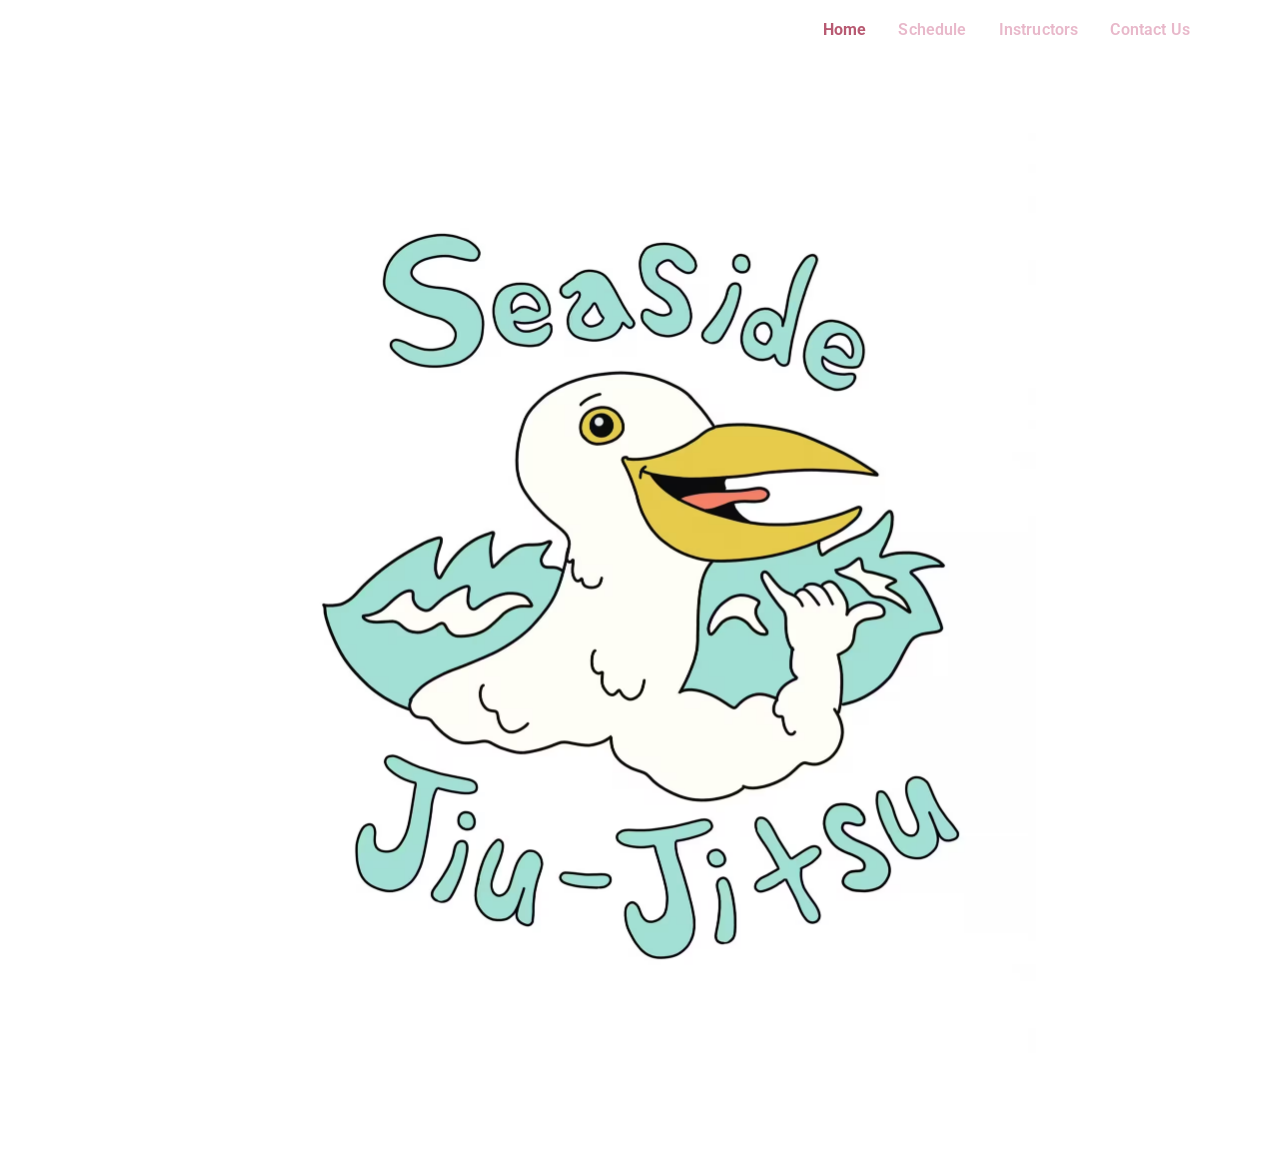
<file: index.html>
<!DOCTYPE html>
<html lang="en-US">
  <head>
    <meta charset="UTF-8" />
    <meta name="viewport" content="width=device-width, initial-scale=1" />
    <meta
      name="description"
      content="Seaside Jiu Jitsu is a Brazilian Jiu-Jitsu gym in Lynn, MA. Train with us—view the schedule, meet our instructors, and get contact details."
    />
    <link rel="canonical" href="https://jdanesh.github.io/" />
    <title>Seaside Jiu Jitsu – A Jiu Jitsu gym in the heart of Lynn, MA</title>
    <link rel="preload" as="image" href="/images/seaside-seagull.avif" fetchpriority="high" />
    <link rel="preconnect" href="https://fonts.googleapis.com" />
    <link rel="preconnect" href="https://fonts.gstatic.com" crossorigin />
    <link
      rel="preload"
      as="style"
      href="https://fonts.googleapis.com/css2?family=Roboto:wght@400;500;600;700&amp;display=swap"
      onload="this.onload=null;this.rel='stylesheet'"
    />
    <noscript>
      <link
        rel="stylesheet"
        href="https://fonts.googleapis.com/css2?family=Roboto:wght@400;500;600;700&amp;display=swap"
      />
    </noscript>
    <link rel="stylesheet" href="/css/styles.css" />
  </head>
  <body class="home page-home">
    <a class="skip-link screen-reader-text" href="#content">Skip to content</a>

    <header id="site-header" class="site-header dynamic-header menu-dropdown-tablet">
      <div class="header-inner">
        <div class="site-branding show-title">
          <h1 class="site-title hide">
            <a href="/" title="Home">Seaside Jiu Jitsu</a>
          </h1>
        </div>

        <nav class="site-navigation show" aria-label="Primary">
          <div class="menu-main-menu-container">
            <ul id="menu-main-menu" class="menu">
              <li class="menu-item current-menu-item">
                <a href="/" aria-current="page">Home</a>
              </li>
              <li class="menu-item"><a href="/schedule/">Schedule</a></li>
              <li class="menu-item"><a href="/instructors/">Instructors</a></li>
              <li class="menu-item"><a href="/contact-us/">Contact Us</a></li>
            </ul>
          </div>
        </nav>

        <div class="site-navigation-toggle-holder show">
          <button
            type="button"
            class="site-navigation-toggle"
            aria-expanded="false"
            aria-controls="mobile-menu"
          >
            <span class="eicon-menu-bar" aria-hidden="true"></span>
            <span class="screen-reader-text">Menu</span>
          </button>
        </div>

        <nav class="site-navigation-dropdown show" id="mobile-menu" aria-label="Mobile">
          <div class="menu-main-menu-container">
            <ul class="menu">
              <li class="menu-item current-menu-item">
                <a href="/" aria-current="page">Home</a>
              </li>
              <li class="menu-item"><a href="/schedule/">Schedule</a></li>
              <li class="menu-item"><a href="/instructors/">Instructors</a></li>
              <li class="menu-item"><a href="/contact-us/">Contact Us</a></li>
            </ul>
          </div>
        </nav>
      </div>
    </header>

    <main id="content" class="site-main">
      <div class="page-content">
        <div class="e-con-boxed e-con-center">
          <div class="e-con-inner">
            <div class="hero-image-wrap">
              <img
                src="/images/seaside-seagull.avif"
                width="791"
                height="1024"
                alt=""
                decoding="async"
                fetchpriority="high"
                sizes="(max-width: 791px) 100vw, 791px"
              />
            </div>
          </div>
        </div>
      </div>
    </main>

    <script src="/js/url-normalize.js" defer></script>
    <script src="/js/main.js" defer></script>
  </body>
</html>
</file>
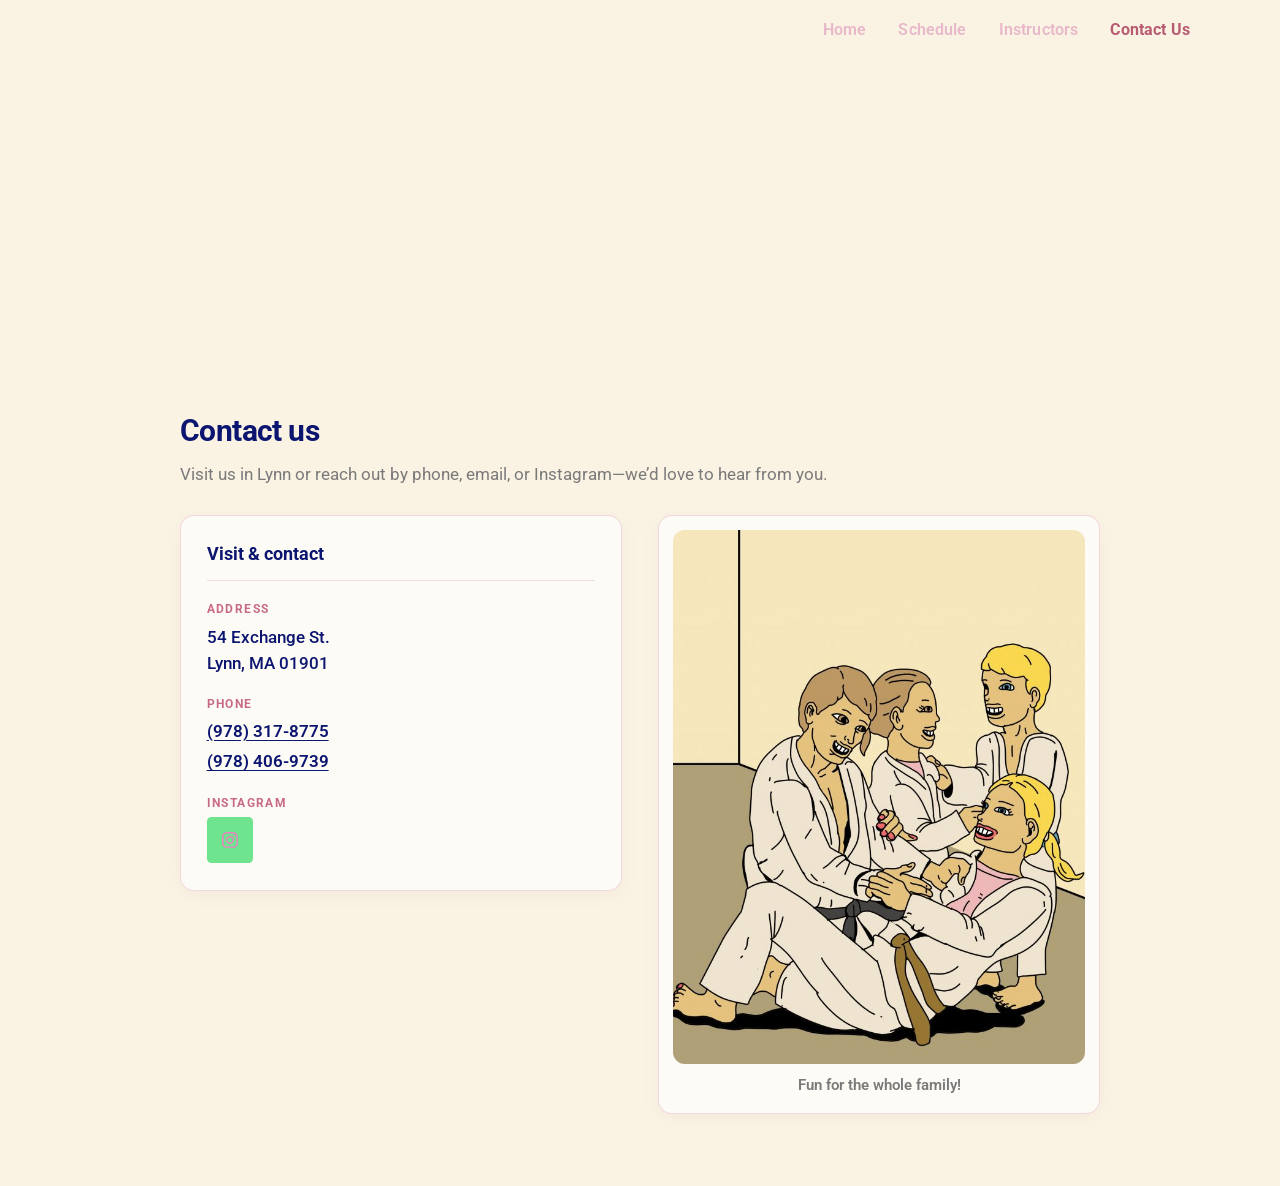
<file: contact-us/index.html>
<!DOCTYPE html>
<html lang="en-US">
  <head>
    <meta charset="UTF-8" />
    <meta name="viewport" content="width=device-width, initial-scale=1" />
    <meta
      name="description"
      content="Contact Seaside Jiu Jitsu in Lynn, MA: location on Exchange Street, phone numbers, email, Instagram, and a map to our gym."
    />
    <link rel="canonical" href="https://jdanesh.github.io/contact-us/" />
    <title>Contact Us – Seaside Jiu Jitsu</title>
    <link rel="preload" as="image" href="/images/seaside-family.jpg" fetchpriority="high" />
    <link rel="preconnect" href="https://fonts.googleapis.com" />
    <link rel="preconnect" href="https://fonts.gstatic.com" crossorigin />
    <link
      rel="preload"
      as="style"
      href="https://fonts.googleapis.com/css2?family=Roboto:wght@400;500;600;700&amp;display=swap"
      onload="this.onload=null;this.rel='stylesheet'"
    />
    <noscript>
      <link
        rel="stylesheet"
        href="https://fonts.googleapis.com/css2?family=Roboto:wght@400;500;600;700&amp;display=swap"
      />
    </noscript>
    <link rel="stylesheet" href="/css/styles.css" />
  </head>
  <body class="page-contact contact-page">
    <a class="skip-link screen-reader-text" href="#content">Skip to content</a>

    <header id="site-header" class="site-header dynamic-header menu-dropdown-tablet">
      <div class="header-inner">
        <div class="site-branding show-title">
          <h1 class="site-title hide">
            <a href="/" title="Home">Seaside Jiu Jitsu</a>
          </h1>
        </div>

        <nav class="site-navigation show" aria-label="Primary">
          <div class="menu-main-menu-container">
            <ul id="menu-main-menu" class="menu">
              <li class="menu-item"><a href="/">Home</a></li>
              <li class="menu-item"><a href="/schedule/">Schedule</a></li>
              <li class="menu-item"><a href="/instructors/">Instructors</a></li>
              <li class="menu-item current-menu-item">
                <a href="/contact-us/" aria-current="page">Contact Us</a>
              </li>
            </ul>
          </div>
        </nav>

        <div class="site-navigation-toggle-holder show">
          <button
            type="button"
            class="site-navigation-toggle"
            aria-expanded="false"
            aria-controls="mobile-menu"
          >
            <span class="eicon-menu-bar" aria-hidden="true"></span>
            <span class="screen-reader-text">Menu</span>
          </button>
        </div>

        <nav class="site-navigation-dropdown show" id="mobile-menu" aria-label="Mobile">
          <div class="menu-main-menu-container">
            <ul class="menu">
              <li class="menu-item"><a href="/">Home</a></li>
              <li class="menu-item"><a href="/schedule/">Schedule</a></li>
              <li class="menu-item"><a href="/instructors/">Instructors</a></li>
              <li class="menu-item current-menu-item">
                <a href="/contact-us/" aria-current="page">Contact Us</a>
              </li>
            </ul>
          </div>
        </nav>
      </div>
    </header>

    <main id="content" class="site-main">
      <div class="page-content contact-page-content">
        <section class="contact-map-section" aria-label="Gym location map">
          <iframe
            loading="lazy"
            src="https://maps.google.com/maps?q=54%20Exchange%20St.%20Lynn%2C%20MA%2001901&amp;t=m&amp;z=15&amp;output=embed&amp;iwloc=near"
            title="54 Exchange St. Lynn, MA 01901"
            aria-label="54 Exchange St. Lynn, MA 01901"
          ></iframe>
        </section>

        <div class="contact-page-inner">
          <header class="contact-intro">
            <h2 class="contact-page-title" id="contact-heading">Contact us</h2>
            <p class="contact-lead">
              Visit us in Lynn or reach out by phone, email, or Instagram—we’d love to hear from you.
            </p>
          </header>

          <div class="contact-grid">
            <section class="contact-card contact-card--info" aria-labelledby="visit-heading">
              <h3 class="contact-card__title" id="visit-heading">Visit &amp; contact</h3>

              <div class="contact-block">
                <p class="contact-label">Address</p>
                <address class="contact-address">
                  54 Exchange St.<br />
                  Lynn, MA 01901
                </address>
              </div>

              <div class="contact-block">
                <p class="contact-label">Phone</p>
                <ul class="contact-phone-list">
                  <li>
                    <a href="tel:+19783178775">(978) 317-8775</a>
                  </li>
                  <li>
                    <a href="tel:+19784069739">(978) 406-9739</a>
                  </li>
                </ul>
              </div>

              <div class="contact-block contact-block--social">
                <p class="contact-label">Instagram</p>
                <div class="elementor-social-icons-wrapper elementor-grid">
                  <span class="elementor-grid-item">
                    <a
                      class="elementor-icon elementor-social-icon elementor-social-icon-instagram"
                      href="https://www.instagram.com/seasidejiujitsu/"
                      target="_blank"
                      rel="noopener noreferrer"
                    >
                      <span class="elementor-screen-only">Instagram</span>
                      <svg
                        class="e-font-icon-svg e-fab-instagram"
                        viewBox="0 0 448 512"
                        xmlns="http://www.w3.org/2000/svg"
                        aria-hidden="true"
                      >
                        <path
                          d="M224.1 141c-63.6 0-114.9 51.3-114.9 114.9s51.3 114.9 114.9 114.9S339 319.5 339 255.9 287.7 141 224.1 141zm0 189.6c-41.1 0-74.7-33.5-74.7-74.7s33.5-74.7 74.7-74.7 74.7 33.5 74.7 74.7-33.6 74.7-74.7 74.7zm146.4-194.3c0 14.9-12 26.8-26.8 26.8-14.9 0-26.8-12-26.8-26.8s12-26.8 26.8-26.8 26.8 12 26.8 26.8zm76.1 27.2c-1.7-35.9-9.9-67.7-36.2-93.9-26.2-26.2-58-34.4-93.9-36.2-37-2.1-147.9-2.1-184.9 0-35.8 1.7-67.6 9.9-93.9 36.1s-34.4 58-36.2 93.9c-2.1 37-2.1 147.9 0 184.9 1.7 35.9 9.9 67.7 36.2 93.9s58 34.4 93.9 36.2c37 2.1 147.9 2.1 184.9 0 35.9-1.7 67.7-9.9 93.9-36.2 26.2-26.2 34.4-58 36.2-93.9 2.1-37 2.1-147.8 0-184.8zM398.8 388c-7.8 19.6-22.9 34.7-42.6 42.6-29.5 11.7-99.5 9-132.1 9s-102.7 2.6-132.1-9c-19.6-7.8-34.7-22.9-42.6-42.6-11.7-29.5-9-99.5-9-132.1s-2.6-102.7 9-132.1c7.8-19.6 22.9-34.7 42.6-42.6 29.5-11.7 99.5-9 132.1-9s102.7-2.6 132.1 9c19.6 7.8 34.7 22.9 42.6 42.6 11.7 29.5 9 99.5 9 132.1s2.7 102.7-9 132.1z"
                        ></path>
                      </svg>
                    </a>
                  </span>
                </div>
              </div>
            </section>

            <section class="contact-card contact-card--photo" aria-labelledby="photo-caption">
              <div class="contact-photo-crop">
                <img
                  src="/images/seaside-family.jpg"
                  alt="Family-friendly Brazilian Jiu-Jitsu training at Seaside Jiu Jitsu"
                  width="600"
                  height="780"
                  decoding="async"
                  fetchpriority="high"
                  sizes="(max-width: 960px) min(100vw - 3rem, 600px), 400px"
                />
              </div>
              <p class="contact-photo-caption" id="photo-caption">Fun for the whole family!</p>
            </section>
          </div>
        </div>
      </div>
    </main>

    <script src="/js/url-normalize.js" defer></script>
    <script src="/js/main.js" defer></script>
  </body>
</html>
</file>
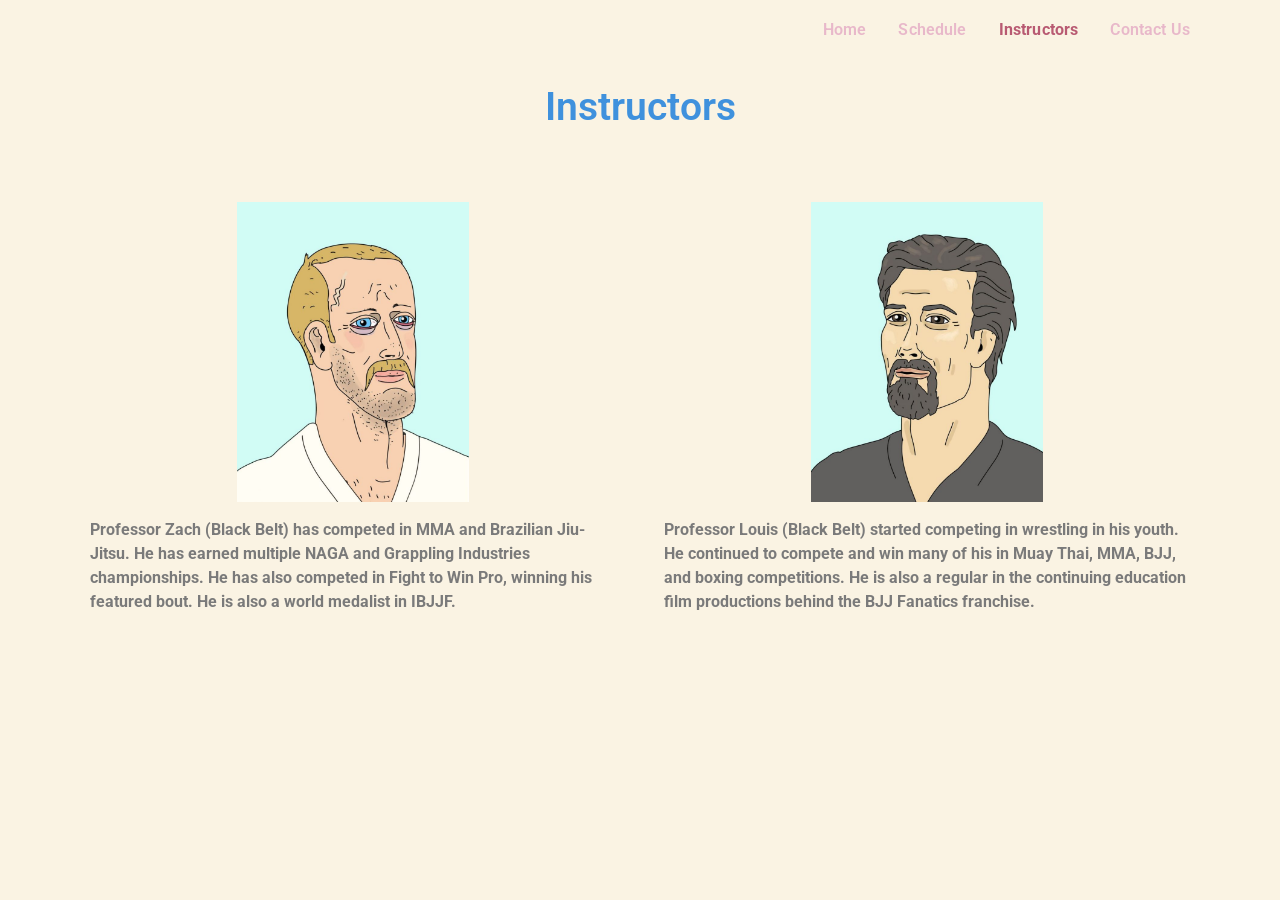
<file: instructors/index.html>
<!DOCTYPE html>
<html lang="en-US">
  <head>
    <meta charset="UTF-8" />
    <meta name="viewport" content="width=device-width, initial-scale=1" />
    <meta
      name="description"
      content="Meet the black belt instructors at Seaside Jiu Jitsu in Lynn, MA—experienced coaches in Brazilian Jiu-Jitsu, competition, and grappling."
    />
    <link rel="canonical" href="https://jdanesh.github.io/instructors/" />
    <title>Instructors – Seaside Jiu Jitsu</title>
    <link rel="preload" as="image" href="/images/seaside-zach.jpg" fetchpriority="high" />
    <link rel="preconnect" href="https://fonts.googleapis.com" />
    <link rel="preconnect" href="https://fonts.gstatic.com" crossorigin />
    <link
      rel="preload"
      as="style"
      href="https://fonts.googleapis.com/css2?family=Roboto:wght@400;500;600;700&amp;display=swap"
      onload="this.onload=null;this.rel='stylesheet'"
    />
    <noscript>
      <link
        rel="stylesheet"
        href="https://fonts.googleapis.com/css2?family=Roboto:wght@400;500;600;700&amp;display=swap"
      />
    </noscript>
    <link rel="stylesheet" href="/css/styles.css" />
  </head>
  <body class="page-instructors instructors-page">
    <a class="skip-link screen-reader-text" href="#content">Skip to content</a>

    <header id="site-header" class="site-header dynamic-header menu-dropdown-tablet">
      <div class="header-inner">
        <div class="site-branding show-title">
          <h1 class="site-title hide">
            <a href="/" title="Home">Seaside Jiu Jitsu</a>
          </h1>
        </div>

        <nav class="site-navigation show" aria-label="Primary">
          <div class="menu-main-menu-container">
            <ul id="menu-main-menu" class="menu">
              <li class="menu-item"><a href="/">Home</a></li>
              <li class="menu-item"><a href="/schedule/">Schedule</a></li>
              <li class="menu-item current-menu-item">
                <a href="/instructors/" aria-current="page">Instructors</a>
              </li>
              <li class="menu-item"><a href="/contact-us/">Contact Us</a></li>
            </ul>
          </div>
        </nav>

        <div class="site-navigation-toggle-holder show">
          <button
            type="button"
            class="site-navigation-toggle"
            aria-expanded="false"
            aria-controls="mobile-menu"
          >
            <span class="eicon-menu-bar" aria-hidden="true"></span>
            <span class="screen-reader-text">Menu</span>
          </button>
        </div>

        <nav class="site-navigation-dropdown show" id="mobile-menu" aria-label="Mobile">
          <div class="menu-main-menu-container">
            <ul class="menu">
              <li class="menu-item"><a href="/">Home</a></li>
              <li class="menu-item"><a href="/schedule/">Schedule</a></li>
              <li class="menu-item current-menu-item">
                <a href="/instructors/" aria-current="page">Instructors</a>
              </li>
              <li class="menu-item"><a href="/contact-us/">Contact Us</a></li>
            </ul>
          </div>
        </nav>
      </div>
    </header>

    <main id="content" class="site-main">
      <div class="page-content">
        <div class="e-con-boxed">
          <div class="e-con-inner">
            <h2 class="elementor-heading-title elementor-size-xl instructors-heading">Instructors</h2>
          </div>
        </div>

        <div class="instructor-grid">
          <article class="instructor-card">
            <div class="instructor-photo">
              <img
                src="/images/seaside-zach.jpg"
                width="232"
                height="300"
                alt=""
                decoding="async"
                fetchpriority="high"
                sizes="(max-width: 767px) min(100vw, 232px), 232px"
              />
            </div>
            <div class="bio text-editor">
              <p>
                <strong
                  >Professor Zach (Black Belt) has competed in MMA and Brazilian Jiu-Jitsu. He has earned
                  multiple NAGA and Grappling Industries championships. He has also competed in Fight to Win
                  Pro, winning his featured bout. He is also a world medalist in IBJJF.</strong
                >
              </p>
            </div>
          </article>

          <article class="instructor-card">
            <div class="instructor-photo">
              <img
                src="/images/seaside-louis.jpg"
                width="232"
                height="300"
                alt=""
                decoding="async"
              />
            </div>
            <div class="bio text-editor">
              <p>
                <strong
                  >Professor Louis (Black Belt) started competing in wrestling in his youth. He continued to
                  compete and win many of his in Muay Thai, MMA, BJJ, and boxing competitions. He is also a
                  regular in the continuing education film productions behind the BJJ Fanatics franchise.</strong
                >
              </p>
            </div>
          </article>
        </div>
      </div>
    </main>

    <script src="/js/url-normalize.js" defer></script>
    <script src="/js/main.js" defer></script>
  </body>
</html>
</file>
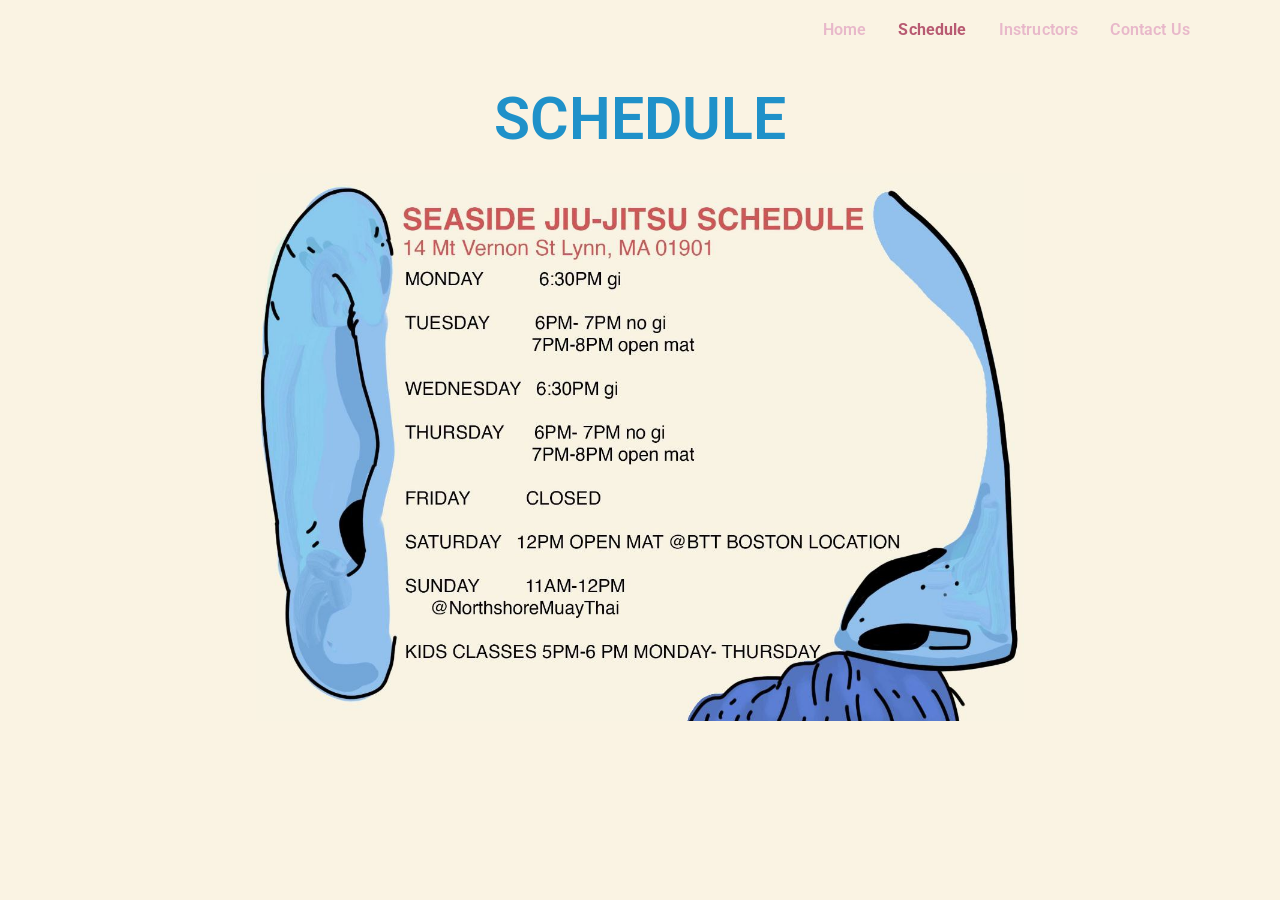
<file: schedule/index.html>
<!DOCTYPE html>
<html lang="en-US">
  <head>
    <meta charset="UTF-8" />
    <meta name="viewport" content="width=device-width, initial-scale=1" />
    <meta
      name="description"
      content="Weekly class schedule for Seaside Jiu Jitsu in Lynn, Massachusetts. See training times and plan your visit to our gym on Exchange Street."
    />
    <link rel="canonical" href="https://jdanesh.github.io/schedule/" />
    <title>Schedule – Seaside Jiu Jitsu</title>
    <link rel="preload" as="image" href="/images/seaside-sched.jpg" fetchpriority="high" />
    <link rel="preconnect" href="https://fonts.googleapis.com" />
    <link rel="preconnect" href="https://fonts.gstatic.com" crossorigin />
    <link
      rel="preload"
      as="style"
      href="https://fonts.googleapis.com/css2?family=Roboto:wght@400;500;600;700&amp;display=swap"
      onload="this.onload=null;this.rel='stylesheet'"
    />
    <noscript>
      <link
        rel="stylesheet"
        href="https://fonts.googleapis.com/css2?family=Roboto:wght@400;500;600;700&amp;display=swap"
      />
    </noscript>
    <link rel="stylesheet" href="/css/styles.css" />
  </head>
  <body class="page-schedule schedule-page">
    <a class="skip-link screen-reader-text" href="#content">Skip to content</a>

    <header id="site-header" class="site-header dynamic-header menu-dropdown-tablet">
      <div class="header-inner">
        <div class="site-branding show-title">
          <h1 class="site-title hide">
            <a href="/" title="Home">Seaside Jiu Jitsu</a>
          </h1>
        </div>

        <nav class="site-navigation show" aria-label="Primary">
          <div class="menu-main-menu-container">
            <ul id="menu-main-menu" class="menu">
              <li class="menu-item"><a href="/">Home</a></li>
              <li class="menu-item current-menu-item">
                <a href="/schedule/" aria-current="page">Schedule</a>
              </li>
              <li class="menu-item"><a href="/instructors/">Instructors</a></li>
              <li class="menu-item"><a href="/contact-us/">Contact Us</a></li>
            </ul>
          </div>
        </nav>

        <div class="site-navigation-toggle-holder show">
          <button
            type="button"
            class="site-navigation-toggle"
            aria-expanded="false"
            aria-controls="mobile-menu"
          >
            <span class="eicon-menu-bar" aria-hidden="true"></span>
            <span class="screen-reader-text">Menu</span>
          </button>
        </div>

        <nav class="site-navigation-dropdown show" id="mobile-menu" aria-label="Mobile">
          <div class="menu-main-menu-container">
            <ul class="menu">
              <li class="menu-item"><a href="/">Home</a></li>
              <li class="menu-item current-menu-item">
                <a href="/schedule/" aria-current="page">Schedule</a>
              </li>
              <li class="menu-item"><a href="/instructors/">Instructors</a></li>
              <li class="menu-item"><a href="/contact-us/">Contact Us</a></li>
            </ul>
          </div>
        </nav>
      </div>
    </header>

    <main id="content" class="site-main">
      <div class="page-content">
        <div class="e-con-boxed">
          <div class="e-con-inner">
            <h2 class="elementor-heading-title elementor-size-xxl schedule-heading">SCHEDULE</h2>
            <div class="schedule-image-wrap">
              <img
                src="/images/seaside-sched.jpg"
                width="768"
                height="548"
                alt=""
                decoding="async"
                fetchpriority="high"
                sizes="(max-width: 768px) 100vw, 768px"
              />
            </div>
          </div>
        </div>
      </div>
    </main>

    <script src="/js/url-normalize.js" defer></script>
    <script src="/js/main.js" defer></script>
  </body>
</html>
</file>
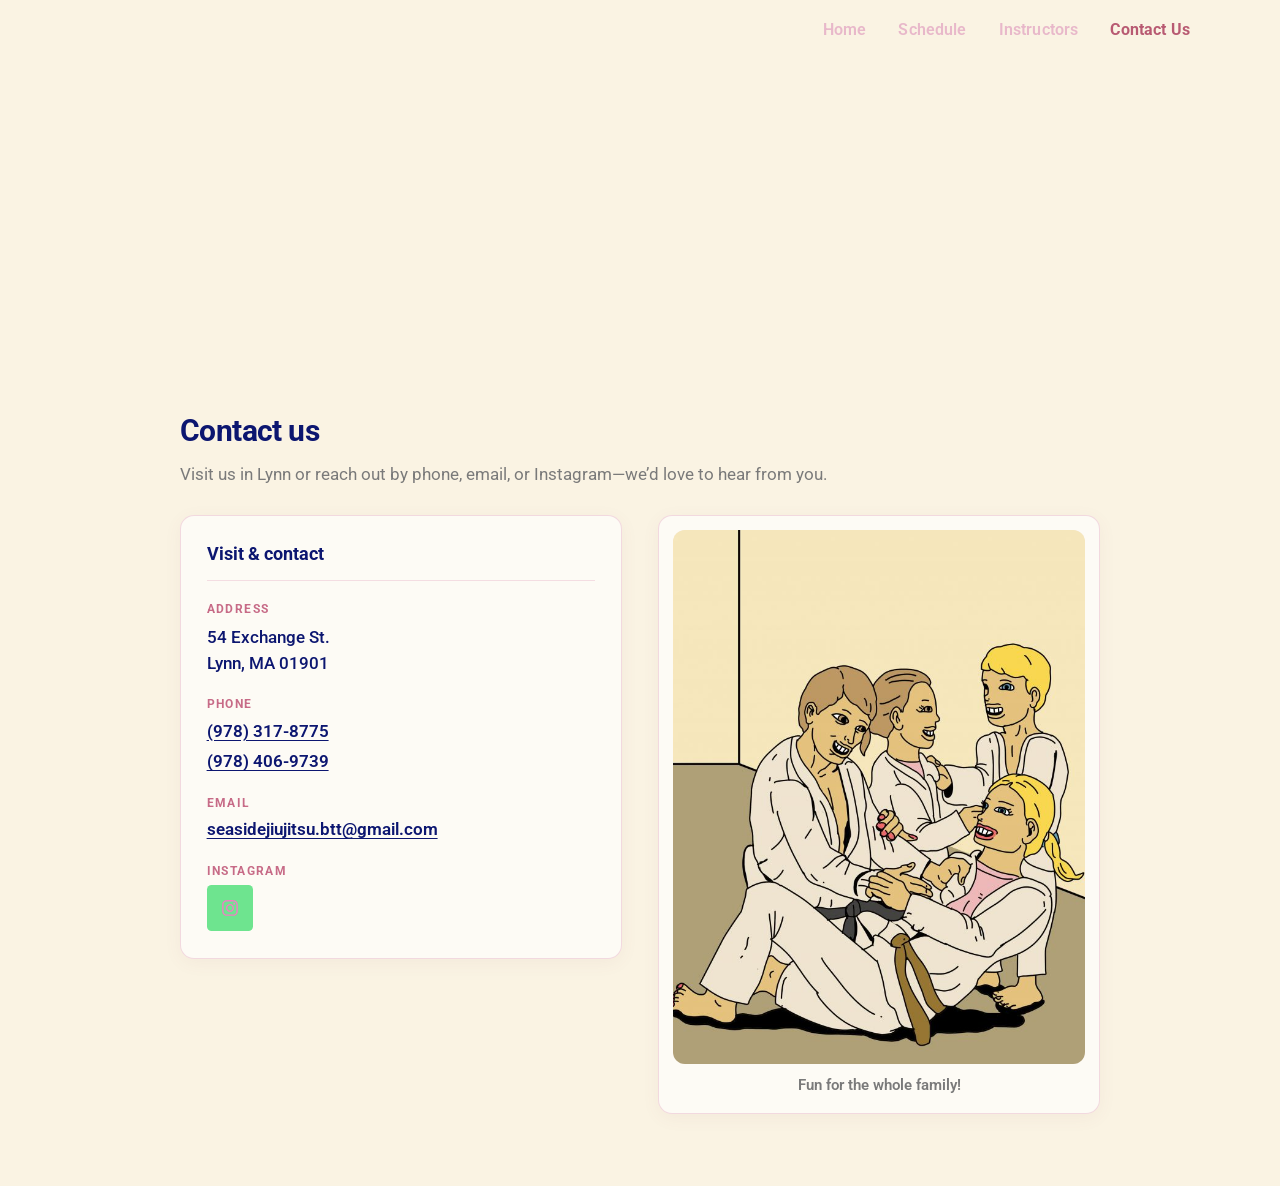
<file: contact-us.html>
<!DOCTYPE html>
<html lang="en-US">
  <head>
    <meta charset="UTF-8" />
    <meta name="viewport" content="width=device-width, initial-scale=1" />
    <title>Contact Us – Seaside Jiu Jitsu</title>
    <link rel="preconnect" href="https://fonts.googleapis.com" />
    <link rel="preconnect" href="https://fonts.gstatic.com" crossorigin />
    <link
      href="https://fonts.googleapis.com/css2?family=Roboto:ital,wght@0,400;0,500;0,600;0,700;1,400&amp;family=Roboto+Slab:wght@400;600&amp;display=swap"
      rel="stylesheet"
    />
    <link rel="stylesheet" href="css/styles.css" />
  </head>
  <body class="page-contact contact-page">
    <a class="skip-link screen-reader-text" href="#content">Skip to content</a>

    <header id="site-header" class="site-header dynamic-header menu-dropdown-tablet">
      <div class="header-inner">
        <div class="site-branding show-title">
          <h1 class="site-title hide">
            <a href="index.html" title="Home">Seaside Jiu Jitsu</a>
          </h1>
        </div>

        <nav class="site-navigation show" aria-label="Primary">
          <div class="menu-main-menu-container">
            <ul id="menu-main-menu" class="menu">
              <li class="menu-item"><a href="index.html">Home</a></li>
              <li class="menu-item"><a href="schedule.html">Schedule</a></li>
              <li class="menu-item"><a href="instructors.html">Instructors</a></li>
              <li class="menu-item current-menu-item">
                <a href="contact-us.html" aria-current="page">Contact Us</a>
              </li>
            </ul>
          </div>
        </nav>

        <div class="site-navigation-toggle-holder show">
          <button
            type="button"
            class="site-navigation-toggle"
            aria-expanded="false"
            aria-controls="mobile-menu"
          >
            <span class="eicon-menu-bar" aria-hidden="true"></span>
            <span class="screen-reader-text">Menu</span>
          </button>
        </div>

        <nav class="site-navigation-dropdown show" id="mobile-menu" aria-label="Mobile">
          <div class="menu-main-menu-container">
            <ul class="menu">
              <li class="menu-item"><a href="index.html">Home</a></li>
              <li class="menu-item"><a href="schedule.html">Schedule</a></li>
              <li class="menu-item"><a href="instructors.html">Instructors</a></li>
              <li class="menu-item current-menu-item">
                <a href="contact-us.html" aria-current="page">Contact Us</a>
              </li>
            </ul>
          </div>
        </nav>
      </div>
    </header>

    <main id="content" class="site-main">
      <div class="page-content contact-page-content">
        <section class="contact-map-section" aria-label="Gym location map">
          <iframe
            loading="lazy"
            src="https://maps.google.com/maps?q=54%20Exchange%20St.%20Lynn%2C%20MA%2001901&amp;t=m&amp;z=15&amp;output=embed&amp;iwloc=near"
            title="54 Exchange St. Lynn, MA 01901"
            aria-label="54 Exchange St. Lynn, MA 01901"
          ></iframe>
        </section>

        <div class="contact-page-inner">
          <header class="contact-intro">
            <h2 class="contact-page-title" id="contact-heading">Contact us</h2>
            <p class="contact-lead">
              Visit us in Lynn or reach out by phone, email, or Instagram—we’d love to hear from you.
            </p>
          </header>

          <div class="contact-grid">
            <section class="contact-card contact-card--info" aria-labelledby="visit-heading">
              <h3 class="contact-card__title" id="visit-heading">Visit &amp; contact</h3>

              <div class="contact-block">
                <p class="contact-label">Address</p>
                <address class="contact-address">
                  54 Exchange St.<br />
                  Lynn, MA 01901
                </address>
              </div>

              <div class="contact-block">
                <p class="contact-label">Phone</p>
                <ul class="contact-phone-list">
                  <li>
                    <a href="tel:+19783178775">(978) 317-8775</a>
                  </li>
                  <li>
                    <a href="tel:+19784069739">(978) 406-9739</a>
                  </li>
                </ul>
              </div>

              <div class="contact-block">
                <p class="contact-label">Email</p>
                <p class="contact-email-line">
                  <a href="mailto:seasidejiujitsu.btt@gmail.com">seasidejiujitsu.btt@gmail.com</a>
                </p>
              </div>

              <div class="contact-block contact-block--social">
                <p class="contact-label">Instagram</p>
                <div class="elementor-social-icons-wrapper elementor-grid">
                  <span class="elementor-grid-item">
                    <a
                      class="elementor-icon elementor-social-icon elementor-social-icon-instagram"
                      href="https://www.instagram.com/seasidejiujitsu/"
                      target="_blank"
                      rel="noopener noreferrer"
                    >
                      <span class="elementor-screen-only">Instagram</span>
                      <svg
                        class="e-font-icon-svg e-fab-instagram"
                        viewBox="0 0 448 512"
                        xmlns="http://www.w3.org/2000/svg"
                        aria-hidden="true"
                      >
                        <path
                          d="M224.1 141c-63.6 0-114.9 51.3-114.9 114.9s51.3 114.9 114.9 114.9S339 319.5 339 255.9 287.7 141 224.1 141zm0 189.6c-41.1 0-74.7-33.5-74.7-74.7s33.5-74.7 74.7-74.7 74.7 33.5 74.7 74.7-33.6 74.7-74.7 74.7zm146.4-194.3c0 14.9-12 26.8-26.8 26.8-14.9 0-26.8-12-26.8-26.8s12-26.8 26.8-26.8 26.8 12 26.8 26.8zm76.1 27.2c-1.7-35.9-9.9-67.7-36.2-93.9-26.2-26.2-58-34.4-93.9-36.2-37-2.1-147.9-2.1-184.9 0-35.8 1.7-67.6 9.9-93.9 36.1s-34.4 58-36.2 93.9c-2.1 37-2.1 147.9 0 184.9 1.7 35.9 9.9 67.7 36.2 93.9s58 34.4 93.9 36.2c37 2.1 147.9 2.1 184.9 0 35.9-1.7 67.7-9.9 93.9-36.2 26.2-26.2 34.4-58 36.2-93.9 2.1-37 2.1-147.8 0-184.8zM398.8 388c-7.8 19.6-22.9 34.7-42.6 42.6-29.5 11.7-99.5 9-132.1 9s-102.7 2.6-132.1-9c-19.6-7.8-34.7-22.9-42.6-42.6-11.7-29.5-9-99.5-9-132.1s-2.6-102.7 9-132.1c7.8-19.6 22.9-34.7 42.6-42.6 29.5-11.7 99.5-9 132.1-9s102.7-2.6 132.1 9c19.6 7.8 34.7 22.9 42.6 42.6 11.7 29.5 9 99.5 9 132.1s2.7 102.7-9 132.1z"
                        ></path>
                      </svg>
                    </a>
                  </span>
                </div>
              </div>
            </section>

            <section class="contact-card contact-card--photo" aria-labelledby="photo-caption">
              <div class="contact-photo-crop">
                <img
                  src="images/seaside-family.jpg"
                  alt="Family-friendly Brazilian Jiu-Jitsu training at Seaside Jiu Jitsu"
                  width="600"
                  height="780"
                  decoding="async"
                  fetchpriority="high"
                />
              </div>
              <p class="contact-photo-caption" id="photo-caption">Fun for the whole family!</p>
            </section>
          </div>
        </div>
      </div>
    </main>

    <script src="js/main.js" defer></script>
  </body>
</html>
</file>
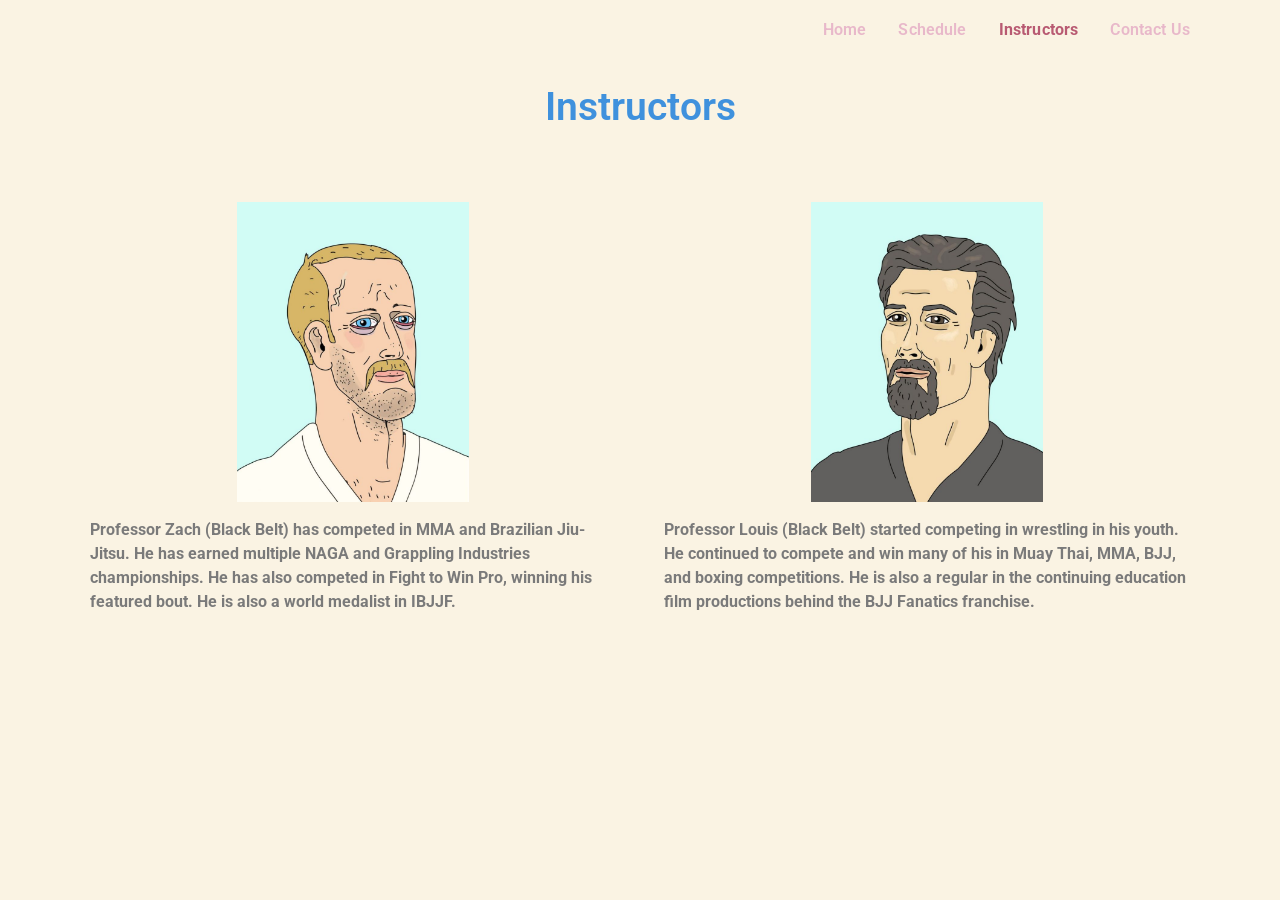
<file: instructors.html>
<!DOCTYPE html>
<html lang="en-US">
  <head>
    <meta charset="UTF-8" />
    <meta name="viewport" content="width=device-width, initial-scale=1" />
    <title>Instructors – Seaside Jiu Jitsu</title>
    <link rel="preconnect" href="https://fonts.googleapis.com" />
    <link rel="preconnect" href="https://fonts.gstatic.com" crossorigin />
    <link
      href="https://fonts.googleapis.com/css2?family=Roboto:ital,wght@0,400;0,500;0,600;0,700;1,400&amp;family=Roboto+Slab:wght@400;600&amp;display=swap"
      rel="stylesheet"
    />
    <link rel="stylesheet" href="css/styles.css" />
  </head>
  <body class="page-instructors instructors-page">
    <a class="skip-link screen-reader-text" href="#content">Skip to content</a>

    <header id="site-header" class="site-header dynamic-header menu-dropdown-tablet">
      <div class="header-inner">
        <div class="site-branding show-title">
          <h1 class="site-title hide">
            <a href="index.html" title="Home">Seaside Jiu Jitsu</a>
          </h1>
        </div>

        <nav class="site-navigation show" aria-label="Primary">
          <div class="menu-main-menu-container">
            <ul id="menu-main-menu" class="menu">
              <li class="menu-item"><a href="index.html">Home</a></li>
              <li class="menu-item"><a href="schedule.html">Schedule</a></li>
              <li class="menu-item current-menu-item">
                <a href="instructors.html" aria-current="page">Instructors</a>
              </li>
              <li class="menu-item"><a href="contact-us.html">Contact Us</a></li>
            </ul>
          </div>
        </nav>

        <div class="site-navigation-toggle-holder show">
          <button
            type="button"
            class="site-navigation-toggle"
            aria-expanded="false"
            aria-controls="mobile-menu"
          >
            <span class="eicon-menu-bar" aria-hidden="true"></span>
            <span class="screen-reader-text">Menu</span>
          </button>
        </div>

        <nav class="site-navigation-dropdown show" id="mobile-menu" aria-label="Mobile">
          <div class="menu-main-menu-container">
            <ul class="menu">
              <li class="menu-item"><a href="index.html">Home</a></li>
              <li class="menu-item"><a href="schedule.html">Schedule</a></li>
              <li class="menu-item current-menu-item">
                <a href="instructors.html" aria-current="page">Instructors</a>
              </li>
              <li class="menu-item"><a href="contact-us.html">Contact Us</a></li>
            </ul>
          </div>
        </nav>
      </div>
    </header>

    <main id="content" class="site-main">
      <div class="page-content">
        <div class="e-con-boxed">
          <div class="e-con-inner">
            <h2 class="elementor-heading-title elementor-size-xl instructors-heading">Instructors</h2>
          </div>
        </div>

        <div class="instructor-grid">
          <article class="instructor-card">
            <div class="instructor-photo">
              <img
                src="images/seaside-zach.jpg"
                width="232"
                height="300"
                alt=""
                decoding="async"
                fetchpriority="high"
              />
            </div>
            <div class="bio text-editor">
              <p>
                <strong
                  >Professor Zach (Black Belt) has competed in MMA and Brazilian Jiu-Jitsu. He has earned
                  multiple NAGA and Grappling Industries championships. He has also competed in Fight to Win
                  Pro, winning his featured bout. He is also a world medalist in IBJJF.</strong
                >
              </p>
            </div>
          </article>

          <article class="instructor-card">
            <div class="instructor-photo">
              <img
                src="images/seaside-louis.jpg"
                width="232"
                height="300"
                alt=""
                decoding="async"
              />
            </div>
            <div class="bio text-editor">
              <p>
                <strong
                  >Professor Louis (Black Belt) started competing in wrestling in his youth. He continued to
                  compete and win many of his in Muay Thai, MMA, BJJ, and boxing competitions. He is also a
                  regular in the continuing education film productions behind the BJJ Fanatics franchise.</strong
                >
              </p>
            </div>
          </article>
        </div>
      </div>
    </main>

    <script src="js/main.js" defer></script>
  </body>
</html>
</file>
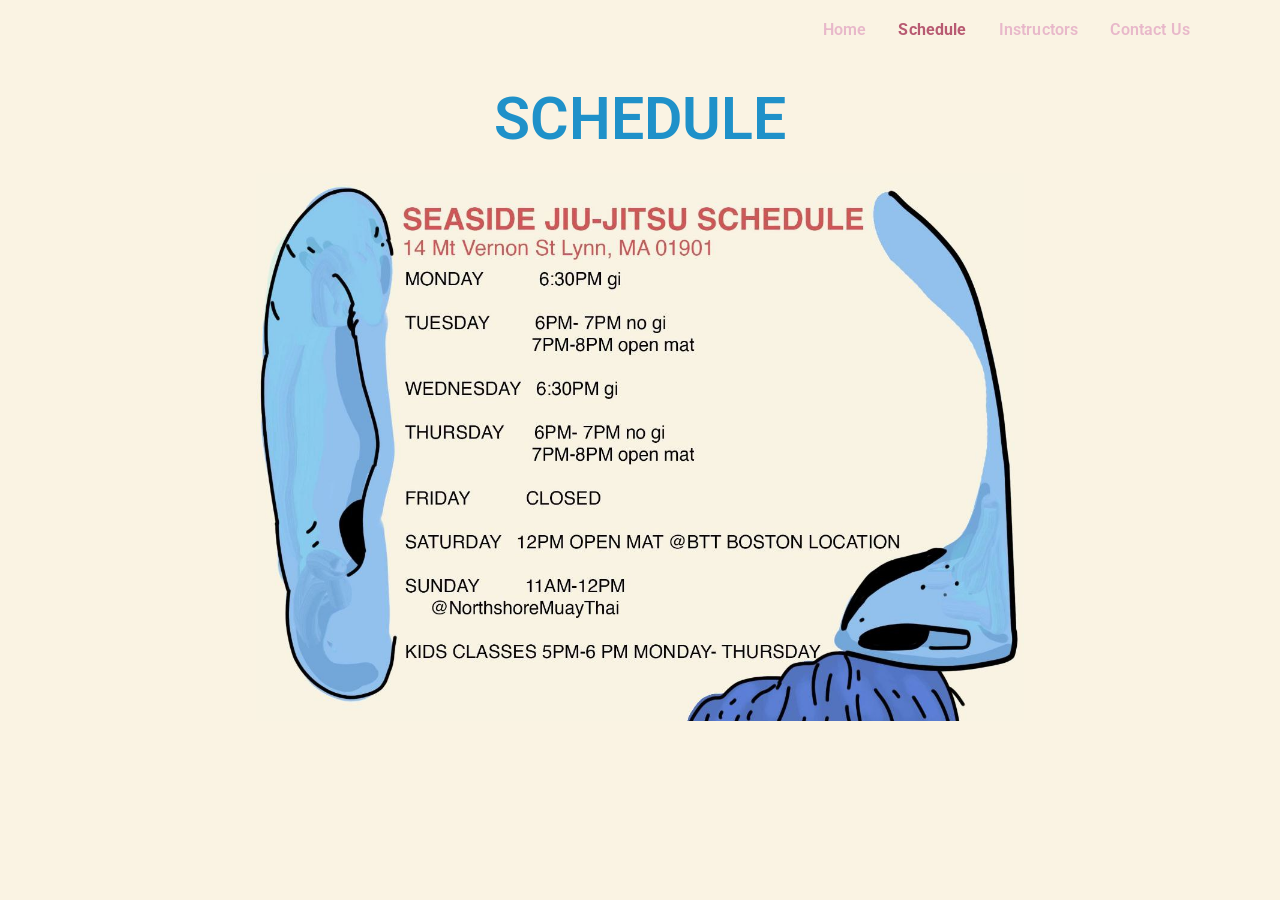
<file: schedule.html>
<!DOCTYPE html>
<html lang="en-US">
  <head>
    <meta charset="UTF-8" />
    <meta name="viewport" content="width=device-width, initial-scale=1" />
    <title>Schedule – Seaside Jiu Jitsu</title>
    <link rel="preconnect" href="https://fonts.googleapis.com" />
    <link rel="preconnect" href="https://fonts.gstatic.com" crossorigin />
    <link
      href="https://fonts.googleapis.com/css2?family=Roboto:ital,wght@0,400;0,500;0,600;0,700;1,400&amp;family=Roboto+Slab:wght@400;600&amp;display=swap"
      rel="stylesheet"
    />
    <link rel="stylesheet" href="css/styles.css" />
  </head>
  <body class="page-schedule schedule-page">
    <a class="skip-link screen-reader-text" href="#content">Skip to content</a>

    <header id="site-header" class="site-header dynamic-header menu-dropdown-tablet">
      <div class="header-inner">
        <div class="site-branding show-title">
          <h1 class="site-title hide">
            <a href="index.html" title="Home">Seaside Jiu Jitsu</a>
          </h1>
        </div>

        <nav class="site-navigation show" aria-label="Primary">
          <div class="menu-main-menu-container">
            <ul id="menu-main-menu" class="menu">
              <li class="menu-item"><a href="index.html">Home</a></li>
              <li class="menu-item current-menu-item">
                <a href="schedule.html" aria-current="page">Schedule</a>
              </li>
              <li class="menu-item"><a href="instructors.html">Instructors</a></li>
              <li class="menu-item"><a href="contact-us.html">Contact Us</a></li>
            </ul>
          </div>
        </nav>

        <div class="site-navigation-toggle-holder show">
          <button
            type="button"
            class="site-navigation-toggle"
            aria-expanded="false"
            aria-controls="mobile-menu"
          >
            <span class="eicon-menu-bar" aria-hidden="true"></span>
            <span class="screen-reader-text">Menu</span>
          </button>
        </div>

        <nav class="site-navigation-dropdown show" id="mobile-menu" aria-label="Mobile">
          <div class="menu-main-menu-container">
            <ul class="menu">
              <li class="menu-item"><a href="index.html">Home</a></li>
              <li class="menu-item current-menu-item">
                <a href="schedule.html" aria-current="page">Schedule</a>
              </li>
              <li class="menu-item"><a href="instructors.html">Instructors</a></li>
              <li class="menu-item"><a href="contact-us.html">Contact Us</a></li>
            </ul>
          </div>
        </nav>
      </div>
    </header>

    <main id="content" class="site-main">
      <div class="page-content">
        <div class="e-con-boxed">
          <div class="e-con-inner">
            <h2 class="elementor-heading-title elementor-size-xxl schedule-heading">SCHEDULE</h2>
            <div class="schedule-image-wrap">
              <img
                src="images/seaside-sched.jpg"
                width="768"
                height="548"
                alt=""
                decoding="async"
                fetchpriority="high"
              />
            </div>
          </div>
        </div>
      </div>
    </main>

    <script src="js/main.js" defer></script>
  </body>
</html>
</file>
<file: css/styles.css>
/* Seaside Jiu Jitsu — static clone of seasidejiujitsu.com (Hello Elementor + Elementor kit) */

:root {
  --e-global-color-primary: #6ee48f;
  --e-global-color-secondary: #f17ec5;
  --e-global-color-text: #7a7a7a;
  --e-global-color-accent: #61ce70;
  --e-global-color-sky: #57cef0;
  --e-global-color-mint: #87dfc0;
  /* Nav — pale pink palette */
  --nav-pale-pink: #e8b8ca;
  --nav-pale-pink-hover: #c76b87;
  --nav-pale-pink-active: #b85a72;
  /* Zoom family photo slightly to hide baked-in white margin in JPG; lower if art crops too tight */
  --contact-photo-zoom: 1.14;
  --font-primary: "Roboto", system-ui, sans-serif;
  --font-secondary: Georgia, "Times New Roman", serif;
  --container-max: 1140px;
  --header-breakpoint: 1025px;
}

*,
*::before,
*::after {
  box-sizing: border-box;
}

html {
  -webkit-text-size-adjust: 100%;
}

body {
  margin: 0;
  font-family: var(--font-primary);
  font-weight: 400;
  color: var(--e-global-color-text);
  background-color: #fff;
  line-height: 1.5;
}

body.page-schedule {
  background-color: #faf3e3;
}

body.page-instructors {
  background-color: #faf3e3;
}

body.page-contact {
  background-color: #faf3e3;
}

a {
  color: inherit;
}

img {
  max-width: 100%;
  height: auto;
  vertical-align: middle;
}

/* Skip link */
.skip-link.screen-reader-text {
  position: absolute;
  left: -9999px;
  top: 0;
  z-index: 99999;
  padding: 0.75rem 1rem;
  background: #000;
  color: #fff;
  text-decoration: none;
  font-weight: 500;
}

.skip-link.screen-reader-text:focus {
  left: 0;
  clip: auto;
  width: auto;
  height: auto;
}

.screen-reader-text {
  clip: rect(1px, 1px, 1px, 1px);
  clip-path: inset(50%);
  height: 1px;
  width: 1px;
  margin: -1px;
  overflow: hidden;
  padding: 0;
  position: absolute;
  word-wrap: normal !important;
}

/* Header (Hello Elementor dynamic header) */
#site-header.site-header {
  padding-inline: 0;
  background: #fff;
}

/* Cream pages: header + mobile menu match body background */
body.page-schedule #site-header.site-header {
  background-color: #faf3e3;
}

body.page-instructors #site-header.site-header {
  background-color: #faf3e3;
}

body.page-contact #site-header.site-header {
  background-color: #faf3e3;
}

.header-inner {
  max-width: var(--container-max);
  margin: 0 auto;
  padding: 1rem 1.25rem;
  min-height: 3.25rem;
  display: flex;
  flex-wrap: wrap;
  align-items: center;
  justify-content: space-between;
  gap: 1rem;
}

.site-branding .site-title.hide {
  position: absolute;
  width: 1px;
  height: 1px;
  padding: 0;
  margin: -1px;
  overflow: hidden;
  clip: rect(0, 0, 0, 0);
  white-space: nowrap;
  border: 0;
}

.site-branding .site-title a {
  text-decoration: none;
  color: #111;
  font-family: var(--font-primary);
  font-weight: 600;
  font-size: 1.25rem;
}

/* Primary nav — desktop (flat white bar, pale pink links, right-aligned cluster) */
.site-navigation.show {
  display: block;
  margin-left: auto;
}

.site-navigation .menu {
  list-style: none;
  margin: 0;
  padding: 0;
  display: flex;
  flex-wrap: wrap;
  gap: 0.5rem 2rem;
  align-items: center;
  justify-content: flex-end;
}

.site-navigation .menu a,
.site-navigation-dropdown .menu a {
  text-decoration: none;
  color: var(--nav-pale-pink);
  font-family: var(--font-primary);
  font-weight: 600;
  font-size: 1rem;
  letter-spacing: 0.01em;
  text-transform: none;
  padding: 0.2rem 0;
  display: inline-block;
  line-height: 1.4;
  transition: color 0.2s ease;
}

.site-navigation .menu li:not(.current-menu-item) a:hover,
.site-navigation-dropdown .menu li:not(.current-menu-item) a:hover {
  color: var(--nav-pale-pink-hover);
}

.site-navigation .menu .current-menu-item a,
.site-navigation .menu a[aria-current="page"],
.site-navigation-dropdown .menu .current-menu-item a,
.site-navigation-dropdown .menu a[aria-current="page"] {
  color: var(--nav-pale-pink-active);
  font-weight: 700;
}

.site-navigation .menu .current-menu-item a:hover,
.site-navigation .menu a[aria-current="page"]:hover,
.site-navigation-dropdown .menu .current-menu-item a:hover,
.site-navigation-dropdown .menu a[aria-current="page"]:hover {
  color: var(--nav-pale-pink-hover);
}

/* Mobile toggle */
.site-navigation-toggle-holder {
  display: none;
}

.site-navigation-toggle {
  cursor: pointer;
  padding: 0.45rem 0.5rem;
  border: none;
  border-radius: 4px;
  background: transparent;
  color: var(--nav-pale-pink);
  line-height: 1;
  transition: color 0.2s ease, background 0.2s ease;
}

.site-navigation-toggle:hover {
  color: var(--nav-pale-pink-hover);
  background: rgba(232, 184, 202, 0.15);
}

.site-navigation-toggle .eicon-menu-bar {
  display: block;
  width: 22px;
  height: 18px;
  background: linear-gradient(currentColor, currentColor) 0 0 / 100% 2px no-repeat,
    linear-gradient(currentColor, currentColor) 0 50% / 100% 2px no-repeat,
    linear-gradient(currentColor, currentColor) 0 100% / 100% 2px no-repeat;
}

/* Dropdown panel */
.site-navigation-dropdown {
  display: none;
  width: 100%;
  flex-basis: 100%;
  order: 3;
  padding: 0.5rem 0 1rem;
  background: #fff;
}

body.page-schedule .site-navigation-dropdown {
  background-color: #faf3e3;
}

body.page-instructors .site-navigation-dropdown {
  background-color: #f8ece2;
}

body.page-contact .site-navigation-dropdown {
  background-color: #faf3e3;
}

.site-navigation-dropdown.is-open {
  display: block;
}

.site-navigation-dropdown .menu {
  flex-direction: column;
  align-items: stretch;
  gap: 0.65rem;
  width: 100%;
  max-width: 100%;
  padding: 0;
  margin: 0;
}

.site-navigation-dropdown .menu a {
  display: block;
  text-align: left;
  width: 100%;
  box-sizing: border-box;
  padding: 0.35rem 0;
}

@media (max-width: 1024px) {
  .header-inner > .site-navigation {
    display: none;
  }

  .site-navigation-toggle-holder.show {
    display: block;
  }
}

@media (min-width: 1025px) {
  .site-navigation-dropdown {
    display: none !important;
  }
}

/* Main */
.site-main {
  min-height: 50vh;
}

.page-content {
  max-width: 100%;
}

/* Elementor-like containers */
.e-con-boxed .e-con-inner {
  max-width: var(--container-max);
  margin: 0 auto;
  padding: 1.5rem 1.25rem 3rem;
}

.e-con-center {
  display: flex;
  justify-content: center;
  align-items: center;
  min-height: 0;
}

/* Home hero image */
.page-home .hero-image-wrap {
  text-align: center;
}

.page-home .hero-image-wrap img {
  display: inline-block;
}

/* Headings (Elementor kit) */
.elementor-heading-title {
  margin: 0;
  padding: 0;
  line-height: 1.15;
  font-family: var(--font-primary);
  font-weight: 600;
}

.elementor-size-xl {
  font-size: 39px;
}

.elementor-size-xxl {
  font-size: 59px;
}

.schedule-page .schedule-heading {
  text-align: center;
  color: #1f91c9;
  margin-bottom: 1.25rem;
}

.instructors-page .instructors-heading {
  text-align: center;
  color: #3f91dd;
  margin-bottom: 1.5rem;
}

/* Schedule image */
.schedule-page .schedule-image-wrap {
  text-align: center;
}

.schedule-page .schedule-image-wrap img {
  max-width: 768px;
  width: 100%;
}

/* Instructors grid */
.instructor-grid {
  max-width: var(--container-max);
  margin: 0 auto;
  padding: 0 1.25rem 3rem;
  display: grid;
  grid-template-columns: 1fr 1fr;
  gap: 2rem 3rem;
  align-items: start;
}

.instructor-card {
  display: flex;
  flex-direction: column;
  gap: 1rem;
}

.instructor-card .instructor-photo {
  text-align: center;
}

.instructor-card .instructor-photo img {
  max-width: 232px;
  width: 100%;
}

.instructor-card .bio {
  font-family: var(--font-primary);
  color: var(--e-global-color-text);
  font-size: 1rem;
}

.instructor-card .bio p {
  margin: 0;
}

@media (max-width: 767px) {
  .instructor-grid {
    grid-template-columns: 1fr;
  }

  .elementor-size-xl {
    font-size: 29px;
  }

  .elementor-size-xxl {
    font-size: 39px;
  }
}

/* Contact page */
.contact-page-content {
  padding-bottom: 2.5rem;
}

.contact-map-section iframe {
  width: 100%;
  height: min(42vw, 320px);
  min-height: 220px;
  border: 0;
  display: block;
}

.contact-page-inner {
  max-width: 960px;
  margin: 0 auto;
  padding: 1.75rem 1.25rem 2rem;
}

.contact-intro {
  margin-bottom: 1.75rem;
  max-width: 42rem;
}

.contact-page-title {
  margin: 0 0 0.5rem;
  font-family: var(--font-primary);
  font-weight: 700;
  font-size: clamp(1.5rem, 4vw, 1.85rem);
  color: #0c1670;
  letter-spacing: -0.02em;
}

.contact-lead {
  margin: 0;
  font-size: 1.05rem;
  line-height: 1.55;
  color: var(--e-global-color-text);
}

.contact-grid {
  display: grid;
  grid-template-columns: minmax(0, 1fr) minmax(0, 1fr);
  gap: 1.75rem 2.25rem;
  align-items: start;
}

.contact-card {
  background: rgba(255, 255, 255, 0.65);
  border: 1px solid rgba(232, 184, 202, 0.5);
  border-radius: 14px;
  padding: 1.5rem 1.6rem 1.65rem;
  box-shadow: 0 4px 18px rgba(139, 90, 108, 0.06);
}

.contact-card__title {
  margin: 0 0 1.25rem;
  padding-bottom: 0.75rem;
  border-bottom: 1px solid rgba(232, 184, 202, 0.45);
  font-family: var(--font-primary);
  font-weight: 700;
  font-size: 1.15rem;
  color: #0c1670;
}

.contact-block {
  margin-bottom: 1.25rem;
}

.contact-block:last-child {
  margin-bottom: 0;
}

.contact-block--social {
  margin-top: 0.25rem;
}

.contact-label {
  margin: 0 0 0.35rem;
  font-size: 0.72rem;
  font-weight: 700;
  letter-spacing: 0.12em;
  text-transform: uppercase;
  color: var(--nav-pale-pink-hover);
}

.contact-address {
  margin: 0;
  font-style: normal;
  font-size: 1.05rem;
  line-height: 1.55;
  font-weight: 500;
  color: #0c1670;
}

.contact-phone-list {
  margin: 0;
  padding: 0;
  list-style: none;
}

.contact-phone-list li {
  margin: 0.35rem 0 0;
}

.contact-phone-list li:first-child {
  margin-top: 0;
}

.contact-phone-list a,
.contact-email-line a {
  font-size: 1.05rem;
  font-weight: 600;
  color: #0c1670;
  text-decoration: underline;
  text-underline-offset: 0.15em;
}

.contact-phone-list a:hover,
.contact-email-line a:hover {
  color: var(--nav-pale-pink-hover);
}

.contact-email-line {
  margin: 0;
  word-break: break-word;
}

/* Crop baked-in white margin on family JPG (overflow + slight zoom) */
.contact-photo-crop {
  position: relative;
  overflow: hidden;
  border-radius: 12px;
  background: #f8ece2;
  line-height: 0;
}

.contact-photo-crop img {
  display: block;
  width: 100%;
  height: auto;
  vertical-align: middle;
  transform: scale(var(--contact-photo-zoom));
  transform-origin: center center;
}

.contact-card--photo {
  padding: 1rem;
}

.contact-card--photo .contact-photo-crop {
  margin: -0.15rem;
}

.contact-photo-caption {
  margin: 0.85rem 0 0;
  font-size: 0.95rem;
  font-weight: 600;
  text-align: center;
  color: var(--e-global-color-text);
  line-height: 1.4;
}

@media (max-width: 767px) {
  .contact-grid {
    grid-template-columns: 1fr;
    gap: 1.5rem;
  }

  .contact-map-section iframe {
    min-height: 200px;
    height: 40vw;
  }
}

/* Social */
.elementor-social-icons-wrapper {
  display: flex;
  justify-content: center;
  gap: 5px;
  margin-top: 0.35rem;
}

.contact-block--social .elementor-social-icons-wrapper {
  justify-content: flex-start;
  margin-top: 0;
}

.elementor-social-icon {
  display: inline-flex;
  align-items: center;
  justify-content: center;
  width: calc(30px + 1em);
  height: calc(30px + 1em);
  background-color: var(--e-global-color-primary);
  border-radius: 10%;
  color: var(--e-global-color-secondary);
  text-decoration: none;
}

.elementor-social-icon svg {
  width: 18px;
  height: 18px;
  fill: currentColor;
}

.elementor-screen-only {
  position: absolute;
  width: 1px;
  height: 1px;
  padding: 0;
  margin: -1px;
  overflow: hidden;
  clip: rect(0, 0, 0, 0);
  white-space: nowrap;
  border: 0;
}

.elementor-social-icon:hover {
  opacity: 0.9;
}

/* Placeholder images */
.placeholder-img {
  background: linear-gradient(145deg, #e8f4fc 0%, #f8ece2 100%);
  border: 2px dashed rgba(63, 145, 221, 0.35);
  display: flex;
  align-items: center;
  justify-content: center;
  color: #3f91dd;
  font-size: 0.75rem;
  font-weight: 600;
  text-align: center;
  padding: 1rem;
  aspect-ratio: var(--ph-ratio, 791 / 1024);
}

.placeholder-img.schedule {
  --ph-ratio: 768 / 548;
  max-width: 768px;
  margin: 0 auto;
}

.placeholder-img.portrait {
  --ph-ratio: 232 / 300;
  max-width: 232px;
  margin: 0 auto;
}
</file>
